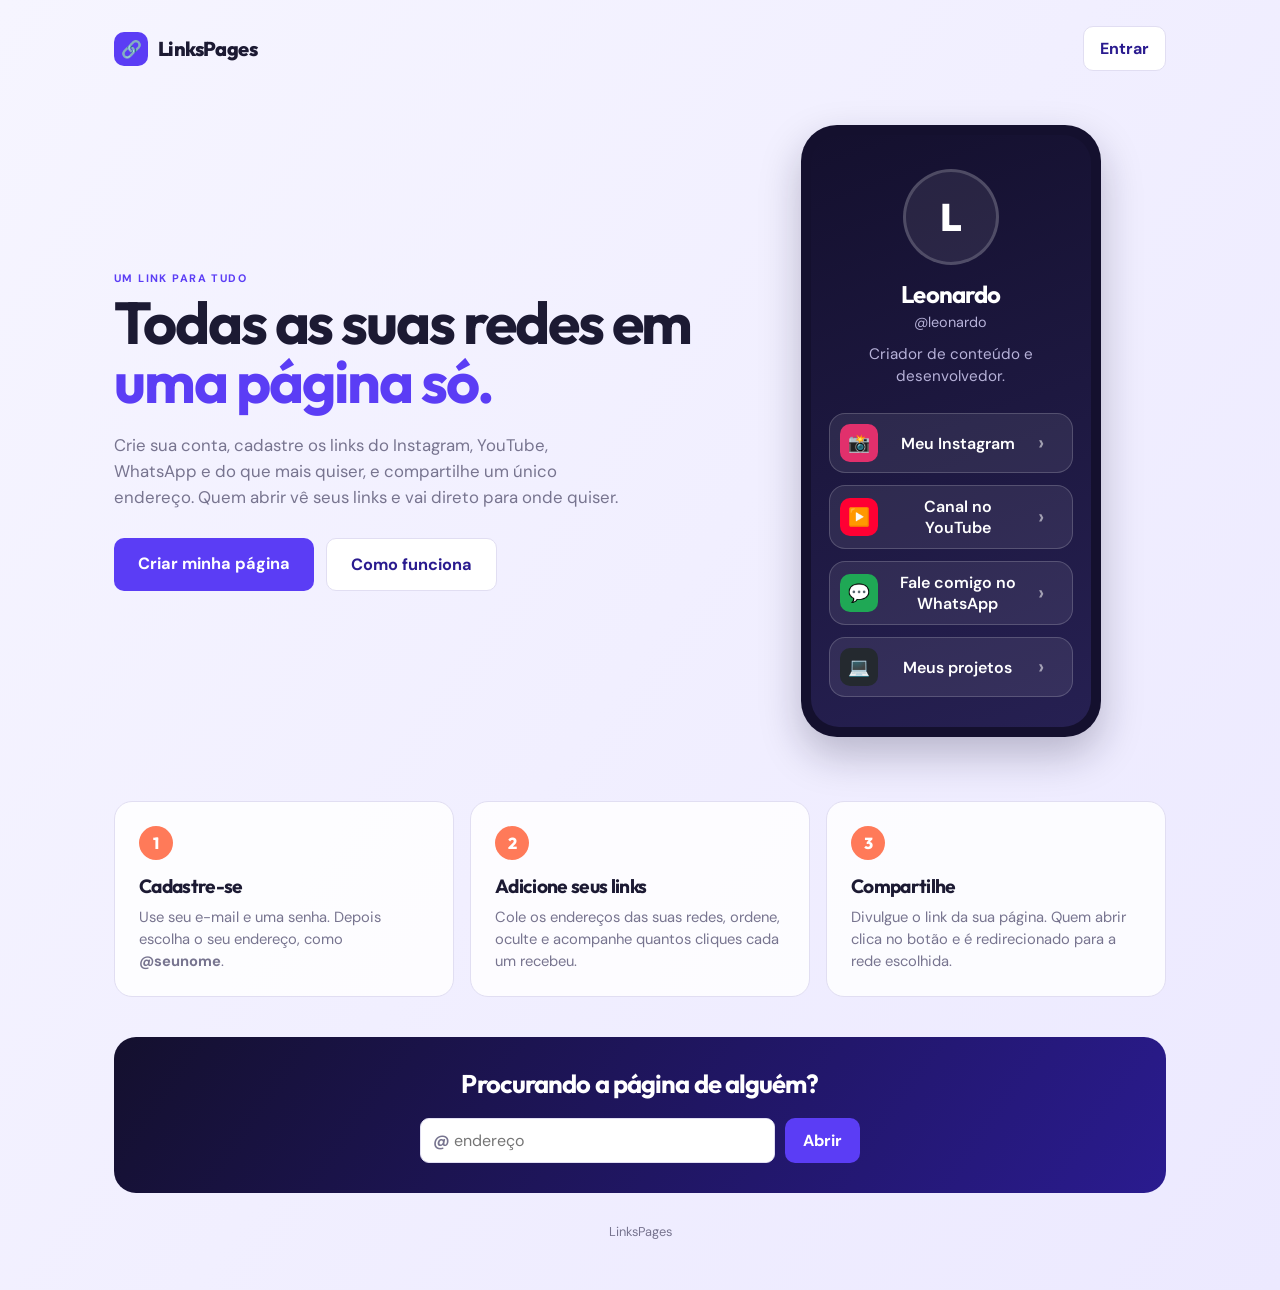
<file: index.html>
<!doctype html>
<html lang="pt-BR">
  <head>
    <meta charset="UTF-8" />
    <meta name="viewport" content="width=device-width, initial-scale=1.0" />
    <meta name="theme-color" content="#5b3df5" />
    <meta name="description" content="Reúna todas as suas redes sociais em um único link." />
    <title>LinksPages | Todos os seus links em um só lugar</title>
    <link rel="preconnect" href="https://fonts.googleapis.com" />
    <link rel="preconnect" href="https://fonts.gstatic.com" crossorigin />
    <link href="https://fonts.googleapis.com/css2?family=DM+Sans:wght@400;500;600;700&family=Outfit:wght@500;600;700;800&display=swap" rel="stylesheet" />
    <link rel="stylesheet" href="styles.css" />
  </head>
  <body>
    <div class="landing">
      <header class="topbar">
        <a class="brand" href="index.html"><span class="brand-mark small" aria-hidden="true">🔗</span> LinksPages</a>
        <a class="ghost-button as-link" href="painel.html">Entrar</a>
      </header>

      <main class="hero-landing">
        <div class="hero-text">
          <p class="eyebrow">UM LINK PARA TUDO</p>
          <h1>Todas as suas redes em <em>uma página só.</em></h1>
          <p class="hero-copy">Crie sua conta, cadastre os links do Instagram, YouTube, WhatsApp e do que mais quiser, e compartilhe um único endereço. Quem abrir vê seus links e vai direto para onde quiser.</p>
          <div class="hero-actions">
            <a class="primary-button as-link big" href="painel.html">Criar minha página</a>
            <a class="ghost-button as-link big" href="#como-funciona">Como funciona</a>
          </div>
        </div>

        <div class="phone hero-phone" aria-hidden="true">
          <div class="profile-page" data-theme="escuro">
            <div class="profile-avatar fallback">L</div>
            <h2 class="profile-name">Leonardo</h2>
            <p class="profile-handle">@leonardo</p>
            <p class="profile-bio">Criador de conteúdo e desenvolvedor.</p>
            <ul class="link-list">
              <li><span class="link-button"><span class="link-icon" style="background:#e1306c">📸</span><span class="link-label">Meu Instagram</span><span class="link-arrow">›</span></span></li>
              <li><span class="link-button"><span class="link-icon" style="background:#ff0033">▶️</span><span class="link-label">Canal no YouTube</span><span class="link-arrow">›</span></span></li>
              <li><span class="link-button"><span class="link-icon" style="background:#1fa855">💬</span><span class="link-label">Fale comigo no WhatsApp</span><span class="link-arrow">›</span></span></li>
              <li><span class="link-button"><span class="link-icon" style="background:#24292f">💻</span><span class="link-label">Meus projetos</span><span class="link-arrow">›</span></span></li>
            </ul>
          </div>
        </div>
      </main>

      <section id="como-funciona" class="steps">
        <article class="step"><span>1</span><h3>Cadastre-se</h3><p>Use seu e-mail e uma senha. Depois escolha o seu endereço, como <strong>@seunome</strong>.</p></article>
        <article class="step"><span>2</span><h3>Adicione seus links</h3><p>Cole os endereços das suas redes, ordene, oculte e acompanhe quantos cliques cada um recebeu.</p></article>
        <article class="step"><span>3</span><h3>Compartilhe</h3><p>Divulgue o link da sua página. Quem abrir clica no botão e é redirecionado para a rede escolhida.</p></article>
      </section>

      <section class="visit">
        <h2>Procurando a página de alguém?</h2>
        <form id="visitForm" class="visit-form">
          <div class="username-field"><span>@</span><input id="visitUsername" type="text" required minlength="3" maxlength="30" autocomplete="off" autocapitalize="none" spellcheck="false" placeholder="endereço" aria-label="Endereço da página" /></div>
          <button class="primary-button" type="submit">Abrir</button>
        </form>
      </section>

      <footer class="landing-footer">LinksPages</footer>
    </div>

    <script>
      document.getElementById("visitForm").addEventListener("submit", (event) => {
        event.preventDefault();
        const username = document.getElementById("visitUsername").value.trim().replace(/^@/, "").toLowerCase();
        if (username) window.location.href = `perfil.html?u=${encodeURIComponent(username)}`;
      });
    </script>
  </body>
</html>
</file>
<file: styles.css>
:root { --violet:#5b3df5; --deep:#2a1b8f; --night:#14102e; --coral:#ff7a59; --paper:#f6f5ff; --ink:#1c1a33; --muted:#77748f; --line:#e1def2; --white:#fff; --danger:#c4443a; --ok:#177a4a; }
* { box-sizing:border-box; }
body { margin:0; color:var(--ink); background:linear-gradient(125deg,#f6f5ff 0%,#ece9ff 100%); font-family:"DM Sans",sans-serif; }
[hidden] { display:none !important; }
button,input,textarea,select { font:inherit; }
button { cursor:pointer; }
a { color:inherit; }
h1,h2,h3 { margin:0; font-family:Outfit,sans-serif; letter-spacing:-.035em; }
small { color:var(--muted); font-weight:500; }
input[type="text"],input[type="email"],input[type="password"],textarea { width:100%; padding:11px 12px; color:var(--ink); border:1px solid var(--line); border-radius:9px; background:#fff; outline:0; }
input:focus,textarea:focus { border-color:#8f7bff; box-shadow:0 0 0 3px #8f7bff33; }
textarea { resize:vertical; line-height:1.45; }

/* Botões */
.primary-button { display:inline-block; padding:12px 18px; border:0; border-radius:10px; color:#fff; background:var(--violet); font-weight:700; text-decoration:none; text-align:center; white-space:nowrap; }
.primary-button:hover { background:var(--deep); }
.primary-button:disabled { opacity:.6; cursor:not-allowed; }
.ghost-button { display:inline-block; padding:11px 16px; border:1px solid var(--line); border-radius:10px; color:var(--deep); background:#fff; font-weight:700; text-decoration:none; text-align:center; white-space:nowrap; }
.ghost-button:hover { border-color:#b9aef8; }
.big { padding:15px 24px; font-size:1.02rem; }
.text-button { display:block; margin:15px auto 0; border:0; color:var(--violet); background:transparent; font-size:.84rem; font-weight:700; text-align:center; text-decoration:none; }
.text-button.subtle { margin-top:8px; color:var(--muted); font-weight:600; }
.eyebrow { margin:0 0 8px; color:var(--violet); letter-spacing:.13em; font-size:.68rem; font-weight:700; }

/* Marca */
.brand { display:flex; align-items:center; gap:10px; font-family:Outfit,sans-serif; font-size:1.25rem; font-weight:800; letter-spacing:-.03em; text-decoration:none; }
.brand-mark { display:grid; width:52px; height:52px; place-items:center; margin-bottom:22px; border-radius:14px; background:var(--violet); font-size:1.55rem; }
.brand-mark.small { width:34px; height:34px; margin:0; border-radius:10px; font-size:1.05rem; }
.topbar { display:flex; justify-content:space-between; align-items:center; gap:16px; }

/* Landing */
.landing { max-width:1100px; margin:0 auto; padding:26px 24px 50px; }
.hero-landing { display:grid; grid-template-columns:1.15fr .85fr; gap:40px; align-items:center; padding:54px 0 40px; }
.hero-text h1 { font-size:3.7rem; line-height:1; }
.hero-text h1 em { color:var(--violet); font-style:normal; }
.hero-copy { margin:20px 0 28px; max-width:520px; color:var(--muted); font-size:1.05rem; line-height:1.55; }
.hero-actions { display:flex; gap:12px; flex-wrap:wrap; }
.hero-phone { justify-self:center; }
.steps { display:grid; grid-template-columns:repeat(3,1fr); gap:16px; margin:24px 0 40px; }
.step { padding:24px; border:1px solid var(--line); border-radius:18px; background:rgba(255,255,255,.85); }
.step span { display:grid; width:34px; height:34px; place-items:center; margin-bottom:14px; border-radius:50%; color:#fff; background:var(--coral); font-family:Outfit,sans-serif; font-weight:800; }
.step h3 { margin-bottom:8px; font-size:1.2rem; }
.step p { margin:0; color:var(--muted); font-size:.92rem; line-height:1.5; }
.visit { padding:30px; border-radius:22px; color:#fff; text-align:center; background:linear-gradient(125deg,var(--night),var(--deep)); }
.visit h2 { margin-bottom:18px; font-size:1.6rem; }
.visit-form { display:flex; justify-content:center; gap:10px; max-width:440px; margin:0 auto; }
.visit-form .username-field { flex:1; }
.landing-footer { margin-top:30px; text-align:center; color:var(--muted); font-size:.8rem; }

/* Campo de endereço (@usuario) */
.username-field { display:flex; align-items:center; overflow:hidden; border:1px solid var(--line); border-radius:9px; background:#fff; }
.username-field:focus-within { border-color:#8f7bff; box-shadow:0 0 0 3px #8f7bff33; }
.username-field span { padding-left:12px; color:var(--muted); font-weight:700; }
.username-field input[type="text"] { border:0; box-shadow:none; border-radius:0; padding-left:4px; }

/* Telas de acesso */
.auth-screen { min-height:100vh; display:grid; place-items:center; padding:24px; background:radial-gradient(circle at 15% 8%,#ff7a5940 0 8%,transparent 20%),linear-gradient(135deg,#ece9ff,#f8f7ff); }
.auth-card { width:min(100%,430px); padding:34px; border:1px solid var(--line); border-radius:22px; background:#fff; box-shadow:0 18px 45px #2a1b8f1a; }
.auth-card h1 { margin-bottom:10px; font-size:2.1rem; }
.auth-card>p:not(.eyebrow):not(.auth-message) { margin:0 0 22px; color:var(--muted); line-height:1.5; font-size:.9rem; }
.auth-card label { display:block; margin:14px 0 6px; color:#4a4766; font-size:.8rem; font-weight:700; }
.auth-message { min-height:18px; margin:13px 0 0; color:var(--danger); font-size:.82rem; line-height:1.4; }
.auth-message.success,.form-message.success { color:var(--ok); }
.auth-submit { width:100%; margin-top:6px; }

/* Painel */
.app-shell { max-width:1120px; margin:0 auto; padding:24px 24px 80px; }
.account { display:flex; align-items:center; gap:14px; color:var(--muted); font-size:.82rem; overflow-wrap:anywhere; }
.account button { padding:0; border:0; color:var(--violet); background:transparent; font-size:.82rem; font-weight:700; }
.share-bar { display:flex; justify-content:space-between; align-items:center; gap:18px; margin:26px 0 22px; padding:22px 26px; border-radius:20px; color:#fff; background:radial-gradient(circle at 92% 20%,#ff7a5966 0 12%,transparent 12.5%),linear-gradient(125deg,var(--night),var(--deep)); }
.share-bar .eyebrow { color:#cfc6ff; }
.share-url { color:#fff; font-family:Outfit,sans-serif; font-size:1.15rem; font-weight:600; overflow-wrap:anywhere; text-decoration:none; }
.share-url:hover { text-decoration:underline; }
.share-actions { display:flex; gap:10px; flex-shrink:0; }
.dash-grid { display:grid; grid-template-columns:minmax(0,1fr) 340px; gap:22px; align-items:start; }
.dash-main { display:grid; gap:22px; min-width:0; }
.card { padding:24px; border:1px solid var(--line); border-radius:18px; background:rgba(255,255,255,.95); box-shadow:0 5px 22px #2a1b8f0d; }
.card-head { display:flex; justify-content:space-between; align-items:baseline; margin-bottom:16px; }
.card-head h2 { font-size:1.4rem; }
.muted-count { color:var(--muted); font-size:.82rem; font-weight:600; }
.add-form { display:grid; grid-template-columns:1fr 1.2fr auto; gap:8px; }
.form-message { min-height:18px; margin:8px 0 0; color:var(--danger); font-size:.8rem; }
.manage-list { display:grid; gap:8px; margin:6px 0 0; padding:0; list-style:none; }
.manage-item { display:flex; align-items:center; gap:12px; padding:11px 12px; border:1px solid var(--line); border-radius:12px; background:#fff; }
.manage-item.inactive { opacity:.6; background:#faf9ff; }
.manage-item.editing { display:block; }
.manage-info { flex:1; min-width:0; }
.manage-info strong,.manage-info small { display:block; overflow:hidden; text-overflow:ellipsis; white-space:nowrap; }
.manage-info small { font-size:.76rem; }
.click-badge { flex-shrink:0; padding:4px 10px; border-radius:20px; color:var(--deep); background:#efecff; font-size:.74rem; font-weight:700; white-space:nowrap; }
.manage-actions { display:flex; align-items:center; gap:4px; flex-shrink:0; }
.mini-button { width:32px; height:32px; border:1px solid var(--line); border-radius:8px; color:var(--deep); background:#fff; font-size:.78rem; }
.mini-button:hover:not(:disabled) { border-color:#b9aef8; }
.mini-button:disabled { opacity:.35; cursor:not-allowed; }
.mini-button.danger:hover { border-color:#e9aaa4; background:#fff2f0; }
.list-empty { padding:22px 8px 6px; text-align:center; color:#9a97b0; font-size:.88rem; }
.edit-form { display:grid; gap:8px; }
.edit-buttons { display:flex; gap:8px; }
.edit-buttons .primary-button,.edit-buttons .ghost-button { padding:9px 16px; }
.link-icon { display:grid; flex-shrink:0; width:38px; height:38px; place-items:center; border-radius:10px; font-size:1.1rem; }

/* Interruptor de visibilidade */
.switch { position:relative; display:inline-block; width:40px; height:22px; margin:0 6px; }
.switch input { position:absolute; inset:0; width:100%; height:100%; margin:0; opacity:0; cursor:pointer; z-index:1; }
.switch-track { position:absolute; inset:0; border-radius:20px; background:#cfcce2; transition:background .15s; }
.switch-track::after { content:""; position:absolute; top:3px; left:3px; width:16px; height:16px; border-radius:50%; background:#fff; transition:transform .15s; }
.switch input:checked + .switch-track { background:var(--violet); }
.switch input:checked + .switch-track::after { transform:translateX(18px); }
.switch input:focus-visible + .switch-track { outline:2px solid #8f7bff; outline-offset:2px; }

/* Perfil e aparência */
.profile-form label,.label-like { display:block; margin:14px 0 6px; color:#4a4766; font-size:.8rem; font-weight:700; }
.profile-form label:first-child { margin-top:0; }
.profile-form .primary-button { margin-top:6px; }
.theme-picker { display:grid; grid-template-columns:repeat(4,1fr); gap:8px; }
.profile-form .theme-option { position:relative; display:grid; gap:6px; margin:0; text-align:center; font-size:.76rem; cursor:pointer; }
.theme-option input { position:absolute; opacity:0; }
.theme-swatch { display:block; height:44px; border:2px solid var(--line); border-radius:10px; }
.theme-option input:checked + .theme-swatch { border-color:var(--violet); box-shadow:0 0 0 3px #8f7bff40; }
.theme-option input:focus-visible + .theme-swatch { outline:2px solid #8f7bff; outline-offset:2px; }
[data-theme-preview="claro"] .theme-swatch { background:linear-gradient(135deg,#f6f5ff,#e7e3ff); }
[data-theme-preview="escuro"] .theme-swatch { background:linear-gradient(135deg,#14102e,#2a2552); }
[data-theme-preview="oceano"] .theme-swatch { background:linear-gradient(135deg,#0a4a7a,#17b3c4); }
[data-theme-preview="por-do-sol"] .theme-swatch { background:linear-gradient(135deg,#ff7a59,#8a2be2); }

/* Pré-visualização */
.dash-preview { position:sticky; top:20px; }
.phone { width:100%; max-width:320px; margin:0 auto; padding:10px; border-radius:36px; background:#14102e; box-shadow:0 18px 40px #14102e40; }
.phone>div { min-height:520px; border-radius:28px; overflow:hidden; }
.hero-phone { width:300px; }

/* Página pública do perfil (perfil.html, pré-visualização e exemplo) */
.profile-page { --bg:#f6f5ff; --bg2:#e7e3ff; --text:#1c1a33; --muted-text:#6a6786; --btn-bg:#fff; --btn-text:#1c1a33; --btn-border:#dcd8f3;
  display:flex; flex-direction:column; align-items:center; padding:40px 18px 30px; color:var(--text); background:linear-gradient(160deg,var(--bg),var(--bg2)); }
.profile-page[data-theme="escuro"] { --bg:#14102e; --bg2:#262052; --text:#fff; --muted-text:#b7b2d9; --btn-bg:#ffffff14; --btn-text:#fff; --btn-border:#ffffff2e; }
.profile-page[data-theme="oceano"] { --bg:#0a4a7a; --bg2:#17b3c4; --text:#fff; --muted-text:#d6f3f7; --btn-bg:#ffffff26; --btn-text:#fff; --btn-border:#ffffff4d; }
.profile-page[data-theme="por-do-sol"] { --bg:#ff7a59; --bg2:#8a2be2; --text:#fff; --muted-text:#ffe7de; --btn-bg:#ffffff26; --btn-text:#fff; --btn-border:#ffffff4d; }
.public-body { margin:0; background:#14102e; }
.public-body .profile-page { min-height:100vh; padding-top:56px; }
.profile-avatar { width:96px; height:96px; border-radius:50%; object-fit:cover; border:3px solid var(--btn-border); background:var(--btn-bg); }
.profile-avatar.fallback { display:grid; place-items:center; font-family:Outfit,sans-serif; font-size:2.4rem; font-weight:800; }
.profile-name { margin-top:14px; font-size:1.5rem; text-align:center; overflow-wrap:anywhere; }
.profile-handle { margin:4px 0 0; color:var(--muted-text); font-size:.9rem; }
.profile-bio { max-width:420px; margin:12px 0 0; color:var(--muted-text); font-size:.95rem; line-height:1.45; text-align:center; overflow-wrap:anywhere; }
.link-list { width:100%; max-width:480px; display:grid; gap:12px; margin:26px 0 0; padding:0; list-style:none; }
.link-button { display:flex; align-items:center; gap:12px; padding:10px 14px 10px 10px; border:1px solid var(--btn-border); border-radius:16px; color:var(--btn-text); background:var(--btn-bg); font-weight:600; text-decoration:none; transition:transform .12s, box-shadow .12s; }
a.link-button:hover { transform:translateY(-2px); box-shadow:0 8px 20px #0000002a; }
.link-label { flex:1; min-width:0; text-align:center; overflow-wrap:anywhere; }
.link-arrow { width:20px; opacity:.55; font-size:1.3rem; line-height:1; }
.link-button .link-icon { color:#fff; }
.empty-links { margin-top:30px; color:var(--muted-text); font-size:.9rem; text-align:center; }
.profile-footer { margin-top:auto; padding-top:36px; color:var(--muted-text); font-size:.78rem; font-weight:700; text-decoration:none; }
.profile-footer:hover { text-decoration:underline; }
.phone .profile-page { min-height:520px; padding-top:34px; }

/* Aviso */
.toast { position:fixed; left:50%; bottom:24px; transform:translateX(-50%); max-width:calc(100% - 32px); padding:11px 18px; border-radius:10px; color:#fff; background:var(--night); font-size:.86rem; font-weight:600; box-shadow:0 8px 24px #14102e40; z-index:10; }

@media (max-width:900px) {
  .hero-landing { grid-template-columns:1fr; padding-top:30px; }
  .hero-text h1 { font-size:2.8rem; }
  .steps { grid-template-columns:1fr; }
  .dash-grid { grid-template-columns:1fr; }
  .dash-preview { position:static; }
}
@media (max-width:640px) {
  .landing,.app-shell { padding-left:16px; padding-right:16px; }
  .auth-card { padding:27px 22px; }
  .share-bar { flex-direction:column; align-items:stretch; }
  .share-actions { flex-direction:column; }
  .add-form { grid-template-columns:1fr; }
  .manage-item:not(.editing) { flex-wrap:wrap; }
  .manage-info { flex-basis:calc(100% - 60px); }
  .click-badge { order:3; }
  .manage-actions { order:4; margin-left:auto; }
  .visit-form { flex-direction:column; }
  .account span { display:none; }
}
</file>
